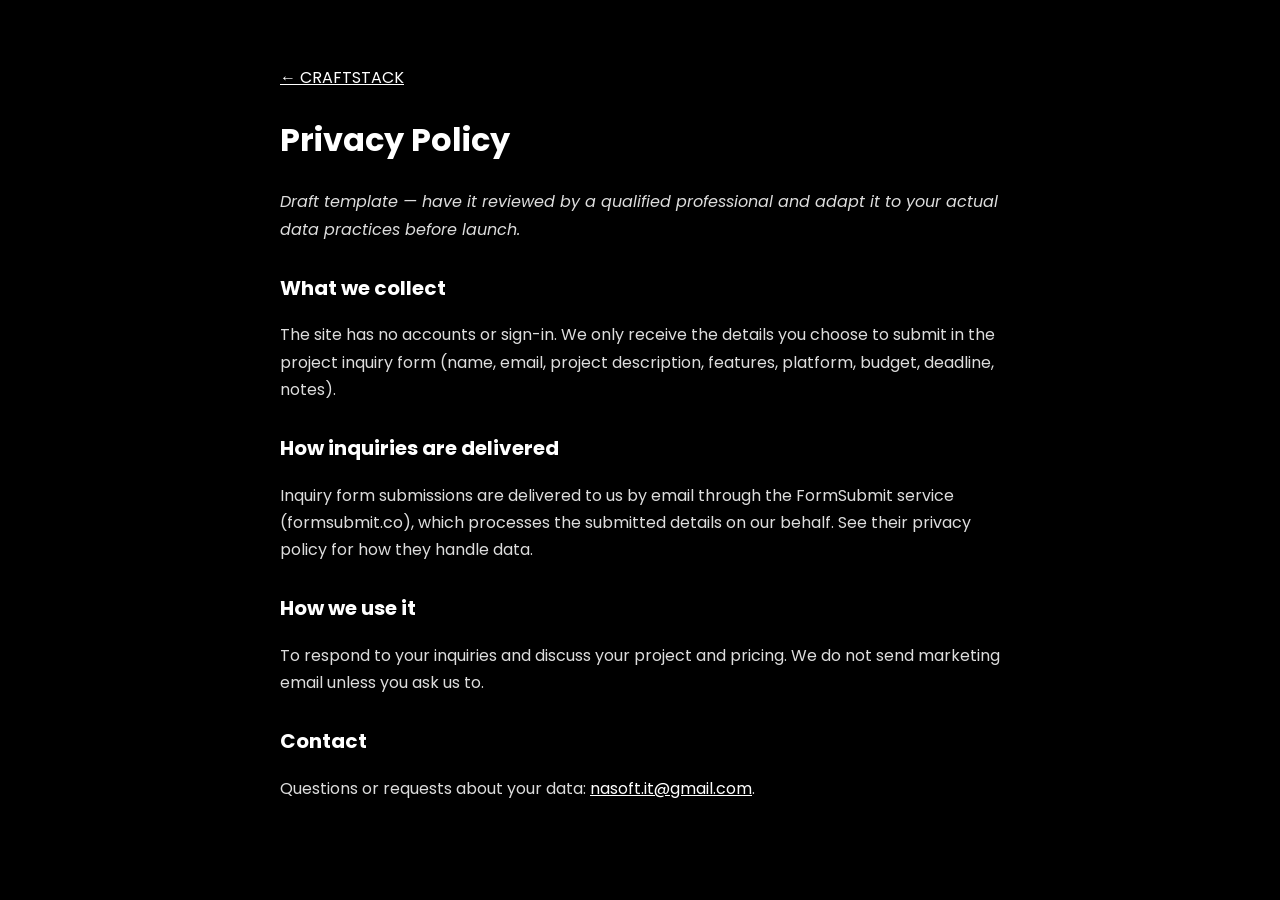
<file: privacy.html>
<!DOCTYPE html><html lang="en"><head><meta charset="utf-8"><meta name="viewport" content="width=device-width,initial-scale=1"><title>Privacy Policy — CRAFTSTACK</title><link rel="icon" href="assets/favicon.png"><link href="https://fonts.googleapis.com/css2?family=Poppins:wght@300;400;600&display=swap" rel="stylesheet"><style>body{background:#000;color:#ddd;font:16px/1.7 Poppins,sans-serif;max-width:720px;margin:0 auto;padding:48px 20px}a{color:#fff}h1,h2{color:#fff}h2{margin-top:28px;font-size:20px}</style></head><body>
<p><a href="index.html">← CRAFTSTACK</a></p><h1>Privacy Policy</h1>
<p><em>Draft template — have it reviewed by a qualified professional and adapt it to your actual data practices before launch.</em></p>
<h2>What we collect</h2><p>The site has no accounts or sign-in. We only receive the details you choose to submit in the project inquiry form (name, email, project description, features, platform, budget, deadline, notes).</p>
<h2>How inquiries are delivered</h2><p>Inquiry form submissions are delivered to us by email through the FormSubmit service (formsubmit.co), which processes the submitted details on our behalf. See their privacy policy for how they handle data.</p>
<h2>How we use it</h2><p>To respond to your inquiries and discuss your project and pricing. We do not send marketing email unless you ask us to.</p>
<h2>Contact</h2><p>Questions or requests about your data: <a href="mailto:nasoft.it@gmail.com">nasoft.it@gmail.com</a>.</p></body></html>
</file>
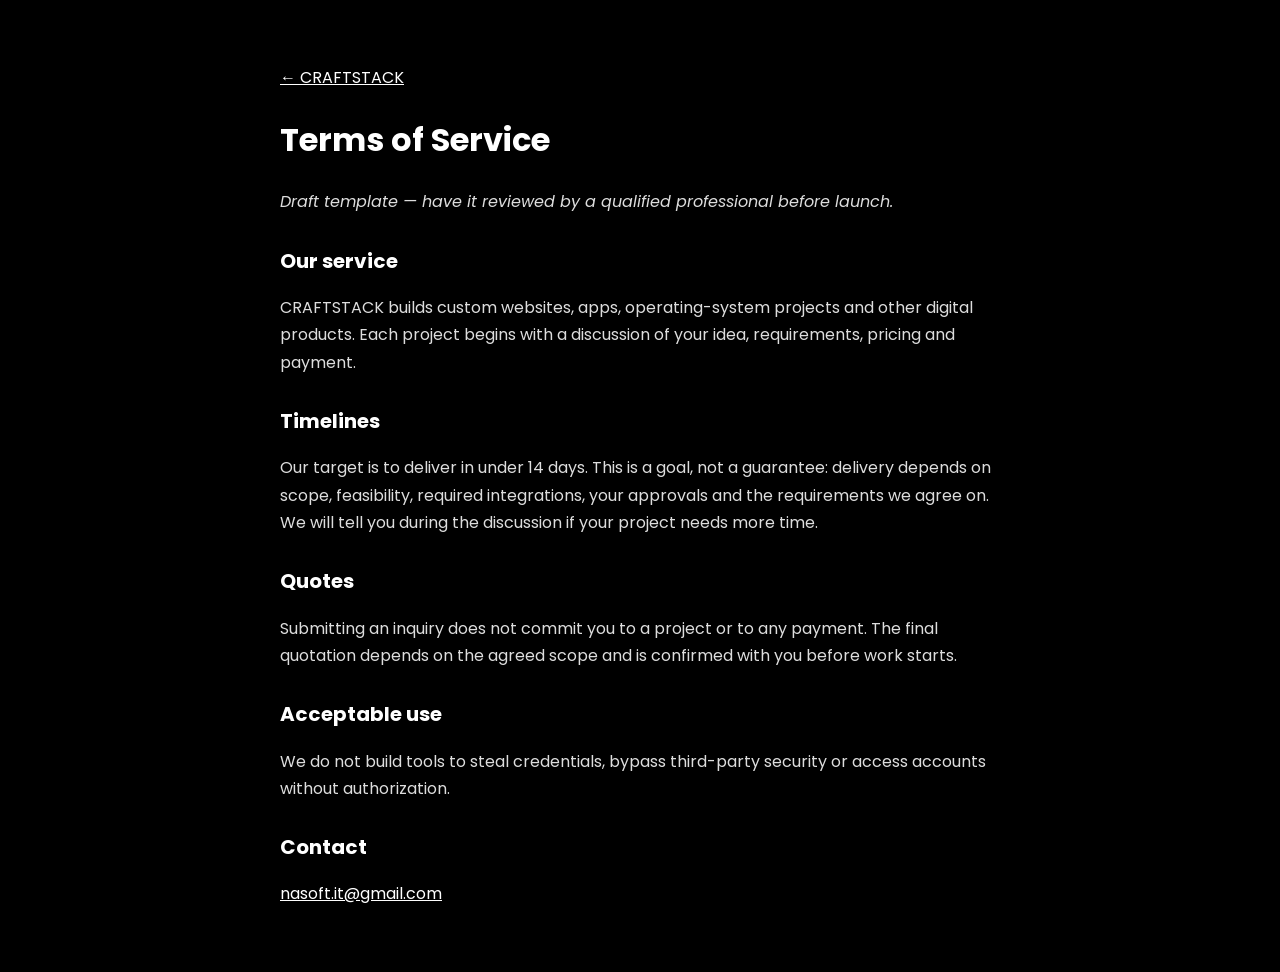
<file: terms.html>
<!DOCTYPE html><html lang="en"><head><meta charset="utf-8"><meta name="viewport" content="width=device-width,initial-scale=1"><title>Terms of Service — CRAFTSTACK</title><link rel="icon" href="assets/favicon.png"><link href="https://fonts.googleapis.com/css2?family=Poppins:wght@300;400;600&display=swap" rel="stylesheet"><style>body{background:#000;color:#ddd;font:16px/1.7 Poppins,sans-serif;max-width:720px;margin:0 auto;padding:48px 20px}a{color:#fff}h1,h2{color:#fff}h2{margin-top:28px;font-size:20px}</style></head><body>
<p><a href="index.html">← CRAFTSTACK</a></p><h1>Terms of Service</h1>
<p><em>Draft template — have it reviewed by a qualified professional before launch.</em></p>
<h2>Our service</h2><p>CRAFTSTACK builds custom websites, apps, operating-system projects and other digital products. Each project begins with a discussion of your idea, requirements, pricing and payment.</p>
<h2>Timelines</h2><p>Our target is to deliver in under 14 days. This is a goal, not a guarantee: delivery depends on scope, feasibility, required integrations, your approvals and the requirements we agree on. We will tell you during the discussion if your project needs more time.</p>
<h2>Quotes</h2><p>Submitting an inquiry does not commit you to a project or to any payment. The final quotation depends on the agreed scope and is confirmed with you before work starts.</p>
<h2>Acceptable use</h2><p>We do not build tools to steal credentials, bypass third-party security or access accounts without authorization.</p>
<h2>Contact</h2><p><a href="mailto:nasoft.it@gmail.com">nasoft.it@gmail.com</a></p></body></html>
</file>
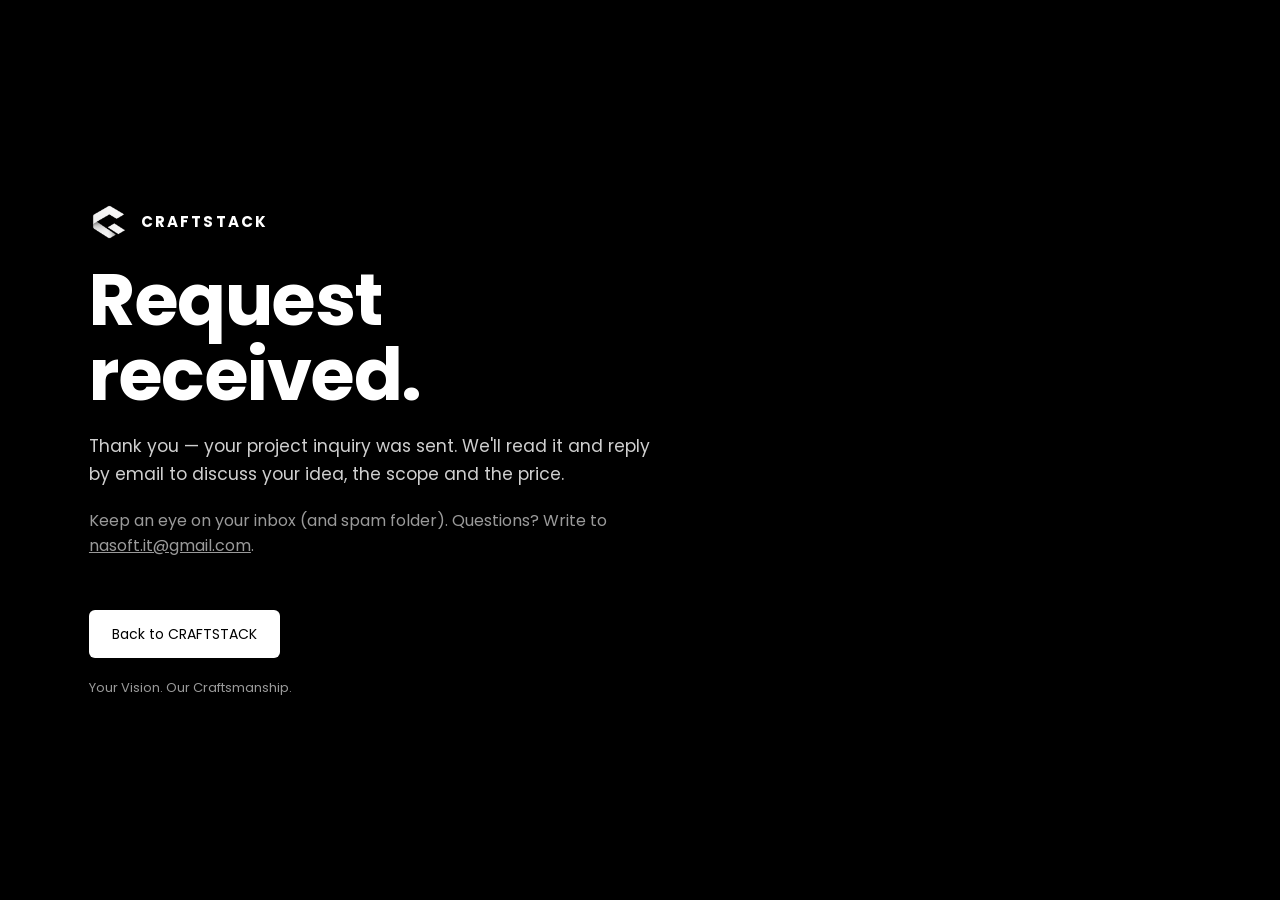
<file: thanks.html>
<!DOCTYPE html>
<html lang="en">
<head>
<meta charset="utf-8">
<meta name="viewport" content="width=device-width, initial-scale=1">
<title>Inquiry received — CRAFTSTACK</title>
<meta name="robots" content="noindex">
<meta name="theme-color" content="#000000">
<link rel="icon" type="image/png" href="assets/favicon.png">
<link href="https://fonts.googleapis.com/css2?family=Poppins:wght@300;400;500;600;700&display=swap" rel="stylesheet">
<link rel="stylesheet" href="css/styles.css">
</head>
<body>
<main class="thanks">
  <a class="brand" href="index.html"><img src="assets/logo-mark.png" alt="" width="44" height="44"><span>CRAFTSTACK</span></a>
  <h1>Request received.</h1>
  <p class="lead">Thank you — your project inquiry was sent. We'll read it and reply by email to discuss your idea, the scope and the price.</p>
  <p class="muted">Keep an eye on your inbox (and spam folder). Questions? Write to <a href="mailto:nasoft.it@gmail.com">nasoft.it@gmail.com</a>.</p>
  <div class="row"><a class="btn solid" href="index.html">Back to CRAFTSTACK</a></div>
  <p class="muted small">Your Vision. Our Craftsmanship.</p>
</main>
</body>
</html>
</file>
<file: css/styles.css>
*{margin:0;padding:0;box-sizing:border-box}
:root{color-scheme:dark;--fg:#fff;--mu:#9a9a9a;--ln:rgba(255,255,255,.16);--px:clamp(20px,6.95vw,120px)}
html{scroll-behavior:smooth;scroll-padding-top:72px;background:#000}
body{background:#000;color:var(--fg);font-family:'Poppins',sans-serif;-webkit-font-smoothing:antialiased;overflow-x:hidden}
a{color:inherit}button,input,select,textarea{font:inherit;color:inherit}
:focus-visible{outline:2px solid #fff;outline-offset:3px}
.muted{color:var(--mu)}.small{font-size:13px}
.noscript{padding:20px;text-align:center}

/* buttons */
.btn{display:inline-flex;align-items:center;justify-content:center;height:48px;padding:0 22px;border:1.5px solid rgba(255,255,255,.85);border-radius:6px;background:transparent;font-size:14px;text-decoration:none;cursor:pointer;transition:background .25s,color .25s}
.btn:hover:not(:disabled){background:#fff;color:#000}
.btn.solid{background:#fff;color:#000}.btn.solid:hover:not(:disabled){background:#000;color:#fff}
.btn.small{height:40px;padding:0 16px}.btn.big{height:58px;padding:0 32px;font-size:16px}
.btn:disabled{opacity:.4;cursor:not-allowed}
.link{background:none;border:0;color:var(--mu);text-decoration:underline;cursor:pointer;font-size:13px}
.brand{display:flex;align-items:center;gap:12px;text-decoration:none;font-weight:700;letter-spacing:.14em;font-size:15px}
.brand img{display:block;width:40px;height:40px}
.eyebrow{font-size:13px;letter-spacing:.14em;text-transform:uppercase;color:var(--mu);margin-bottom:18px}
.lead{font-size:clamp(16px,1.35vw,20px);line-height:1.6;color:#cfcfcf;max-width:56ch}
.row{display:flex;gap:14px;flex-wrap:wrap;margin-top:32px}
.status{min-height:1.4em;font-size:14px;color:#d8d8d8}.status[data-bad="1"]{color:#ff9b9b}.status a{margin-left:4px}

/* gate */
.gate{position:fixed;inset:0;z-index:50;place-items:center;background:#000;overflow:auto;padding:24px}
.gate-box{width:min(420px,100%);display:grid;gap:16px}
.gate h1{font-size:clamp(26px,4vw,34px);font-weight:600;line-height:1.2}
.gate-actions{display:grid;gap:10px}
#emailForm{display:grid;gap:14px;border:1px solid var(--ln);border-radius:10px;padding:18px}
label{display:grid;gap:6px;font-size:13px;color:#cfcfcf}
input,select,textarea{background:#0a0a0a;border:1px solid var(--ln);border-radius:6px;padding:12px;color:#fff;width:100%}
input:disabled{opacity:.4}
label.check{display:flex;gap:10px;align-items:center}label.check input{width:auto}
[hidden]{display:none!important}
.tabs{display:flex;gap:8px}.tabs button{flex:1;height:38px;background:none;border:1px solid var(--ln);border-radius:6px;cursor:pointer}.tabs .on{background:#fff;color:#000}

/* nav */
.nav{position:fixed;top:0;left:0;right:0;z-index:20;display:flex;align-items:center;justify-content:space-between;padding:14px var(--px);background:linear-gradient(#000 40%,rgba(0,0,0,0))}
#menu{display:flex;align-items:center;gap:clamp(18px,3vw,40px)}
#menu ul{display:flex;gap:clamp(16px,2.6vw,38px);list-style:none}
#menu li a{text-decoration:none;font-size:14px;font-weight:500;position:relative}
#menu li a::after{content:'';position:absolute;left:0;right:0;bottom:-4px;height:1px;background:#fff;transform:scaleX(0);transform-origin:right;transition:transform .35s}
#menu li a:hover::after{transform:scaleX(1);transform-origin:left}
.menu-btn{display:none;width:44px;height:44px;background:none;border:1.5px solid #fff;border-radius:6px;cursor:pointer;place-items:center}
.menu-btn span{display:block;width:18px;height:2px;background:#fff;margin:2px auto;transition:transform .25s}
.menu-btn[aria-expanded="true"] span:first-child{transform:translateY(3px) rotate(45deg)}
.menu-btn[aria-expanded="true"] span:last-child{transform:translateY(-3px) rotate(-45deg)}

/* hero */
.hero{position:relative;height:100vh;height:100svh;min-height:600px;overflow:hidden}
#scene{position:absolute;inset:0;width:100%;height:100%;display:block;cursor:grab;touch-action:pan-y}
#scene.dragging{cursor:grabbing}
.ui{position:absolute;inset:0;pointer-events:none}.ui a,.ui button{pointer-events:auto}
.hero-copy{position:absolute;left:var(--px);bottom:clamp(40px,9vh,90px);max-width:min(560px,46vw)}
.hero-title{font-size:clamp(34px,4.6vw,76px);font-weight:700;line-height:1.05;letter-spacing:-.02em;margin-bottom:22px;text-shadow:0 0 24px #000}
.loader{position:absolute;left:69%;top:50%;transform:translate(-50%,-50%);font-size:12px;letter-spacing:.2em;text-transform:uppercase;opacity:.6;transition:opacity .6s}.loader.done{opacity:0}

/* reveal */
.js [data-reveal]{opacity:0;transform:translateY(34px);transition:opacity .9s cubic-bezier(.2,.7,.2,1),transform .9s cubic-bezier(.2,.7,.2,1);transition-delay:var(--d,0s)}
.js [data-reveal].up{transform:translateY(-26px)}
.js [data-reveal].in{opacity:1;transform:none}

/* services */
.svc{min-height:100vh;display:grid;grid-template-columns:1.1fr 1fr;gap:clamp(24px,5vw,90px);align-items:center;padding:110px var(--px);border-top:1px solid var(--ln)}
.svc.flip .svc-text{order:2}
.svc h2,.promise h2,.pricing h2{font-size:clamp(30px,4.2vw,64px);font-weight:700;line-height:1.08;letter-spacing:-.02em;margin-bottom:22px}
.svc ul{list-style:none;margin:26px 0 32px;display:grid;gap:10px;max-width:46ch}
.svc li{padding:10px 0;border-bottom:1px solid var(--ln);font-size:15px;color:#e4e4e4}
.motif{aspect-ratio:1;max-width:460px;width:100%;justify-self:center;border:1px solid var(--ln);padding:8%;display:grid;gap:12px;transition:transform .5s,border-color .3s}
.motif:hover{border-color:#fff}
.motif *{display:block;background:#fff;opacity:.9}
.motif.m-apps{aspect-ratio:auto;height:auto;grid-template-columns:repeat(3,minmax(0,1fr));grid-auto-rows:auto;align-content:start;align-items:start;padding:clamp(16px,6%,32px);gap:clamp(8px,3%,14px);border-radius:36px;overflow:hidden}.m-apps i{width:100%;min-width:0;aspect-ratio:1;border-radius:22%}.m-apps i:nth-child(even){background:none;border:1.5px solid #fff}
.m-os{align-content:start;border-radius:10px;background:#050505}.m-os b{height:12px;border-radius:2px}.m-os b:nth-child(1){width:35%}.m-os b:nth-child(2){width:80%;opacity:.4}.m-os b:nth-child(3){width:60%;opacity:.4}.m-os b:nth-child(4){width:12px;animation:blink 1.1s steps(1) infinite}
.m-web{grid-template-rows:28px 1fr 1fr 1fr;border-radius:8px}.m-web u{background:none;border-bottom:1px solid var(--ln)}.m-web b{opacity:.18}.m-web b:first-of-type{opacity:.9}
.m-account{align-content:center;justify-items:start;border-radius:20px}.m-account em{width:84px;height:84px;border-radius:50%}.m-account b{height:12px;width:70%;opacity:.4}.m-account s{height:30px;width:64px;border-radius:15px;background:none;border:1.5px solid #fff;text-decoration:none}
.m-social{position:relative;border-radius:50%}.m-social em{position:absolute;width:48%;aspect-ratio:1;border-radius:50%;background:none;border:1.5px solid #fff;opacity:1}.m-social em:nth-child(1){left:12%;top:12%}.m-social em:nth-child(2){right:12%;top:12%}.m-social em:nth-child(3){left:26%;bottom:10%;background:rgba(255,255,255,.14)}
@keyframes blink{50%{opacity:0}}

/* promise, imagine, pricing, footer */
.promise,.pricing{padding:140px var(--px);border-top:1px solid var(--ln)}
.promise h2{max-width:16ch;font-size:clamp(36px,6.4vw,104px)}
.terms{list-style:none;display:grid;grid-template-columns:repeat(auto-fit,minmax(240px,1fr));gap:20px;margin-top:48px}
.terms li{border-top:1px solid #fff;padding-top:14px;font-size:14px;line-height:1.6;color:#cfcfcf}.terms b{display:block;color:#fff;margin-bottom:6px}
.imagine{min-height:120vh;display:grid;place-items:center;padding:0 var(--px)}
.imagine p{font-size:clamp(34px,7vw,120px);font-weight:800;line-height:1.05;text-align:center;max-width:14ch;letter-spacing:-.02em;will-change:opacity,filter}
.pricing{display:grid;gap:26px;justify-items:start}.pricing h2{max-width:20ch}
.foot{display:grid;grid-template-columns:1.2fr 1fr 1fr;gap:32px;padding:60px var(--px) 36px;border-top:1px solid var(--ln)}
.foot nav,.foot div:nth-child(3){display:grid;gap:10px;align-content:start;font-size:14px}.foot a{text-decoration:none;color:#cfcfcf}.foot a:hover{color:#fff;text-decoration:underline}
.foot .muted{margin-top:14px}.copy{grid-column:1/-1}

/* dialog */
dialog{margin:auto;width:min(560px,calc(100% - 24px));max-height:92vh;overflow:auto;background:#000;color:#fff;border:1px solid #fff;border-radius:12px;padding:24px}
dialog::backdrop{background:rgba(0,0,0,.8)}
#inqForm{display:grid;gap:16px}#inqForm header{display:flex;justify-content:space-between;align-items:center}
#inqForm h2{font-size:24px}.x{background:none;border:0;font-size:30px;cursor:pointer;width:44px;height:44px}
fieldset{border:0;display:grid;gap:14px}#inqForm footer{display:flex;justify-content:space-between;gap:10px}#inqForm footer .btn:last-child{margin-left:auto}

@media (max-width:900px){
  .menu-btn{display:grid}
  #menu{position:fixed;inset:68px 0 auto 0;flex-direction:column;align-items:flex-start;gap:20px;padding:24px var(--px) 32px;background:#000;border-bottom:1px solid var(--ln);transform:translateY(-12px);opacity:0;visibility:hidden;transition:.3s}
  #menu.open{transform:none;opacity:1;visibility:visible}
  #menu ul{flex-direction:column;gap:6px;width:100%}#menu li a{display:block;padding:10px 0;font-size:18px}
  .hero-copy{max-width:none;right:var(--px);bottom:32px}
  .hero-title{font-size:clamp(32px,9vw,52px)}
  .loader{left:50%;top:30%}
  .svc{grid-template-columns:1fr;min-height:0;padding:90px var(--px)}.svc.flip .svc-text{order:0}.motif{max-width:300px;justify-self:start}.motif.m-apps{max-width:340px;justify-self:center}
  .foot{grid-template-columns:1fr}
}
@media (prefers-reduced-motion:reduce){html{scroll-behavior:auto}*{animation:none!important;transition:none!important}.js [data-reveal]{opacity:1;transform:none}}

/* inquiry: no native dropdown (it flashed white) — chips + smooth transitions */
.cats{display:grid;gap:8px}.lbl{font-size:13px;color:#cfcfcf}
.chips{display:flex;flex-wrap:wrap;gap:8px}
.chip{position:relative;display:inline-flex;cursor:pointer}
.chip input{position:absolute;opacity:0;width:100%;height:100%;inset:0;margin:0;cursor:pointer}
.chip span{padding:10px 16px;border:1px solid var(--ln);border-radius:999px;font-size:14px;color:#e4e4e4;transition:background .25s,color .25s,border-color .25s,transform .2s}
.chip:hover span{border-color:#fff}
.chip input:checked+span{background:#fff;color:#000;border-color:#fff}
.chip input:focus-visible+span{outline:2px solid #fff;outline-offset:3px}
.chip:active span{transform:scale(.97)}
.hp{position:absolute;left:-9999px;width:1px;height:1px;opacity:0}
input,textarea{transition:border-color .25s,background .25s}input:focus,textarea:focus{outline:none;border-color:#fff;background:#111}
dialog[open]{animation:dIn .38s cubic-bezier(.2,.7,.2,1)}
dialog[open]::backdrop{animation:bIn .38s ease}
dialog.closing{animation:dOut .22s ease forwards}dialog.closing::backdrop{animation:bOut .22s ease forwards}
fieldset[data-step]:not([hidden]){animation:stepIn .38s cubic-bezier(.2,.7,.2,1)}
#inqForm.sent fieldset,#inqForm.sent #inqStep,#inqForm.sent footer{display:none}
@keyframes dIn{from{opacity:0;transform:translateY(18px) scale(.98)}}
@keyframes dOut{to{opacity:0;transform:translateY(8px) scale(.98)}}
@keyframes bIn{from{opacity:0}}@keyframes bOut{to{opacity:0}}
@keyframes stepIn{from{opacity:0;transform:translateX(14px)}}

/* thanks page */
.thanks{min-height:100vh;min-height:100svh;display:grid;align-content:center;justify-items:start;gap:20px;padding:40px var(--px);max-width:760px}
.thanks h1{font-size:clamp(36px,6vw,72px);font-weight:700;line-height:1.05;letter-spacing:-.02em;animation:stepIn .6s cubic-bezier(.2,.7,.2,1)}
</file>
